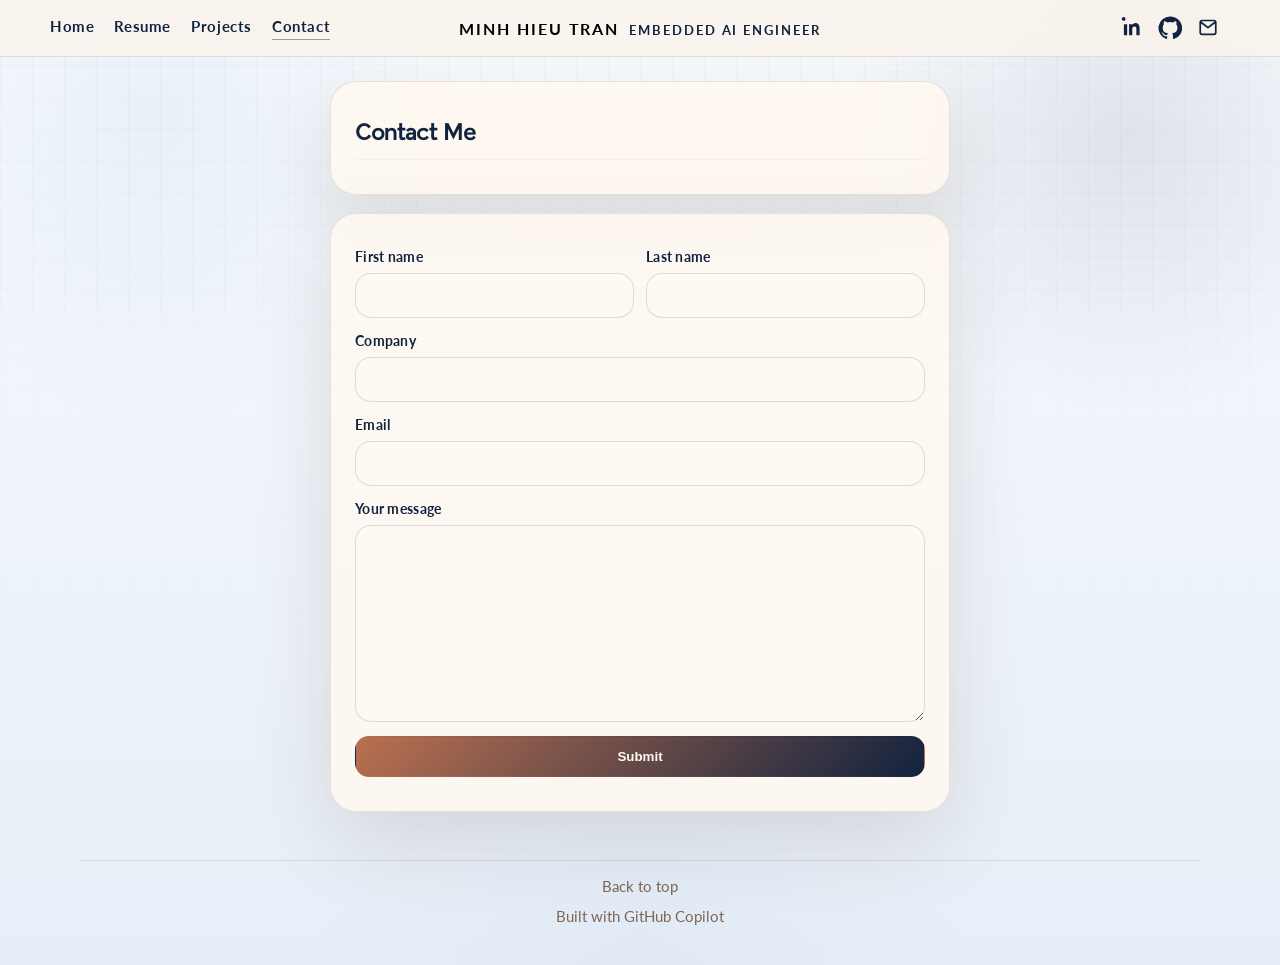
<file: contact.html>
<!DOCTYPE html>
<html lang="en">
<head>
  <meta charset="UTF-8" />
  <meta name="viewport" content="width=device-width, initial-scale=1.0" />
  <title>Contact | Portfolio</title>
  <meta
    name="description"
    content="Contact details and ways to get in touch through the portfolio."
  />
  <link rel="preconnect" href="https://fonts.googleapis.com" />
  <link rel="preconnect" href="https://fonts.gstatic.com" crossorigin />
  <link
    href="https://fonts.googleapis.com/css2?family=Lato:wght@400;700&family=Source+Serif+4:opsz,wght@8..60,400;8..60,600&display=swap"
    rel="stylesheet"
  />
  <link rel="stylesheet" href="styles.css" />
</head>
<body data-page="contact">
  <div id="app"></div>
  <script type="module" src="main.js"></script>
</body>
</html>
</file>
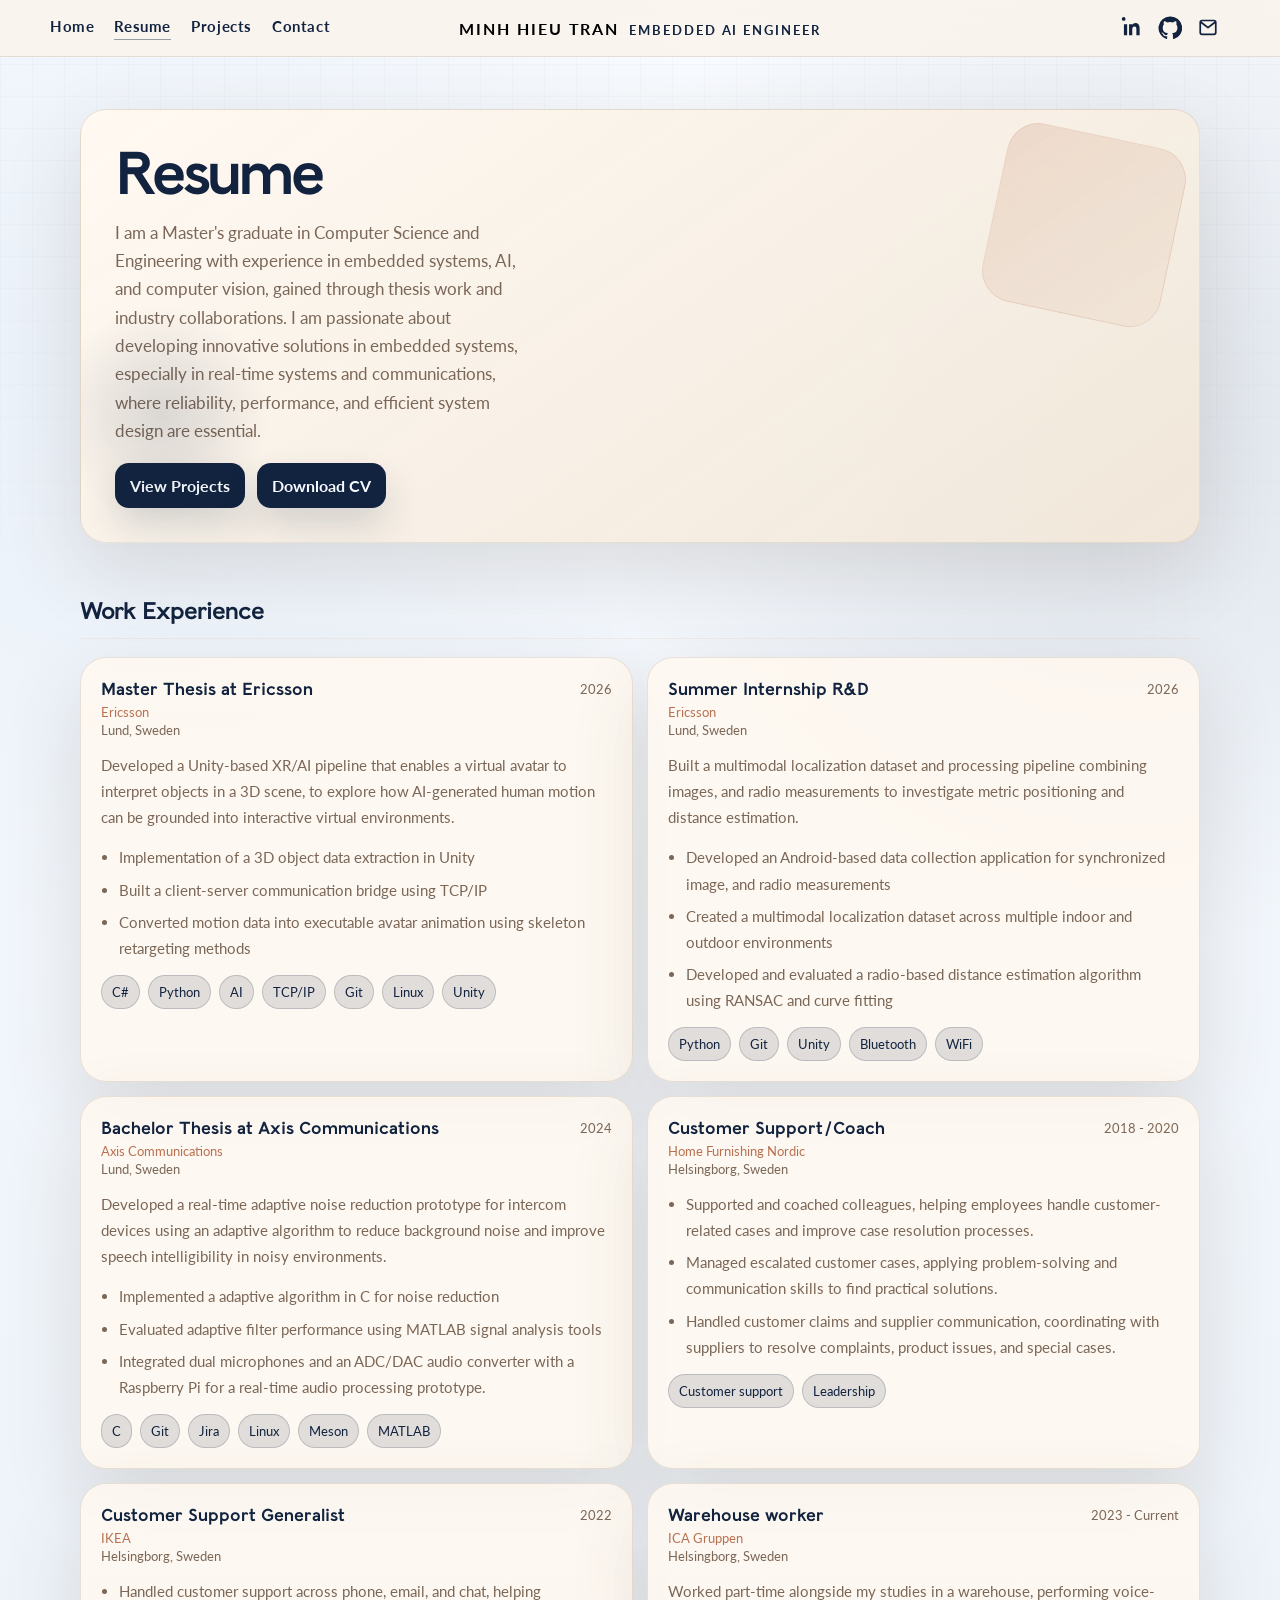
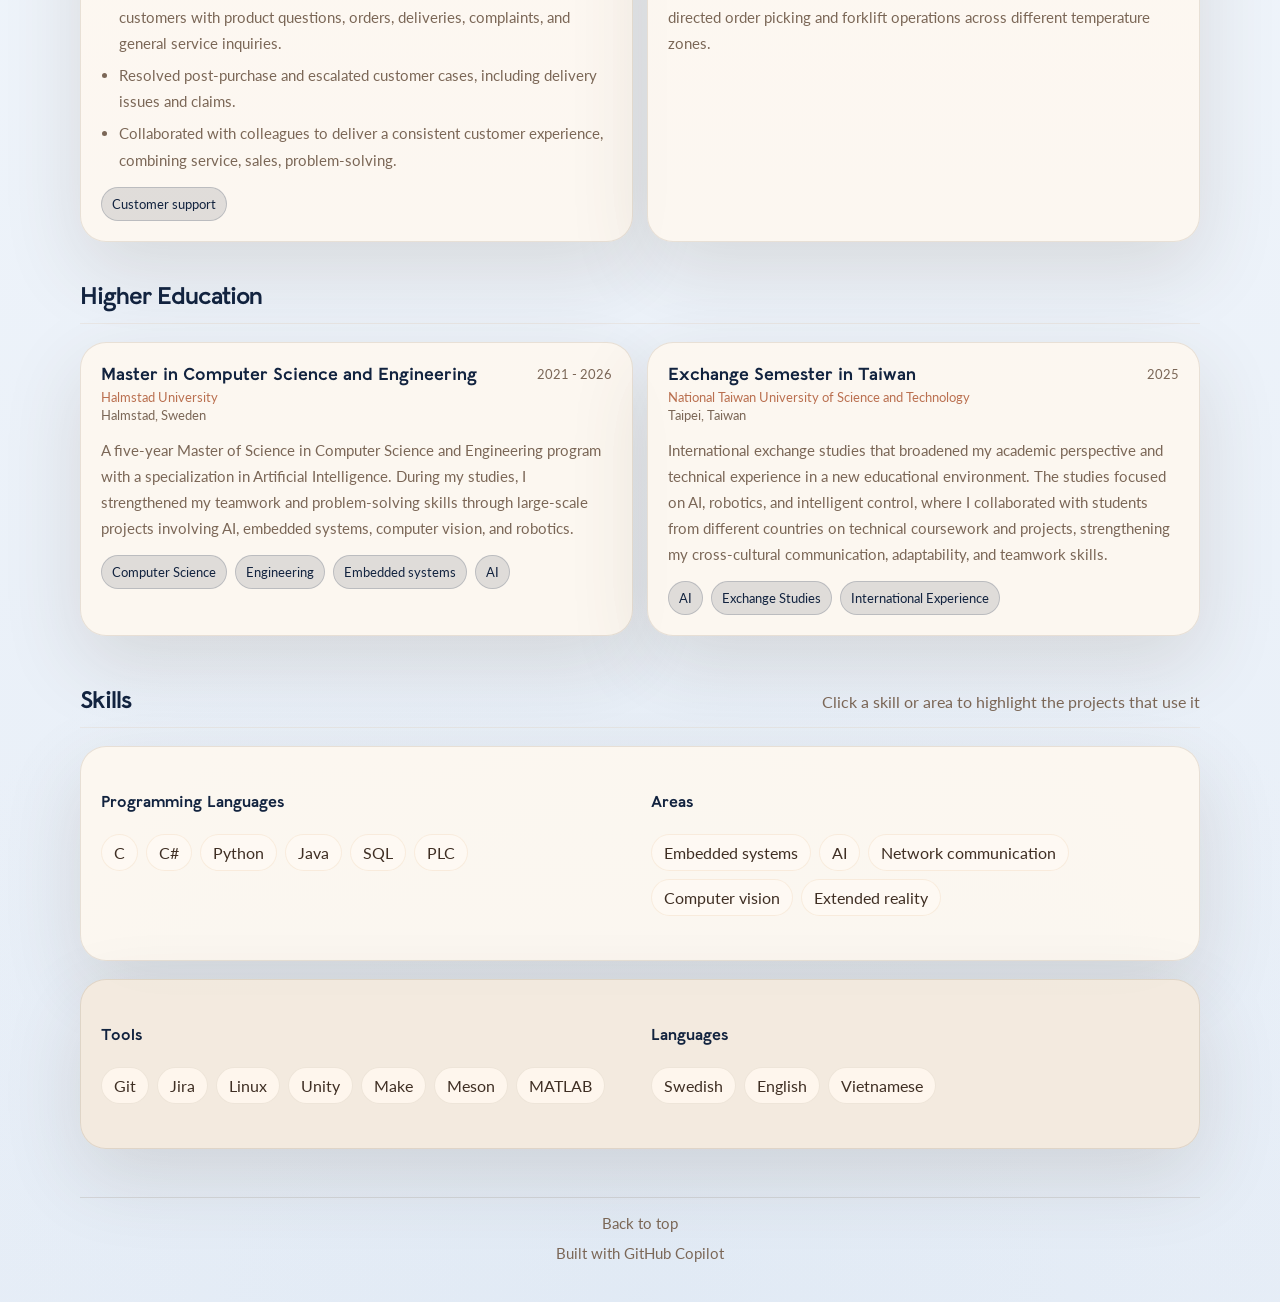
<file: work.html>
<!DOCTYPE html>
<html lang="en">
<head>
  <meta charset="UTF-8" />
  <meta name="viewport" content="width=device-width, initial-scale=1.0" />
  <title>Work Experience | Portfolio</title>
  <meta
    name="description"
    content="Work experience, higher education, and technical strengths in the portfolio."
  />
  <link rel="preconnect" href="https://fonts.googleapis.com" />
  <link rel="preconnect" href="https://fonts.gstatic.com" crossorigin />
  <link
    href="https://fonts.googleapis.com/css2?family=Lato:wght@400;700&family=Source+Serif+4:opsz,wght@8..60,400;8..60,600&display=swap"
    rel="stylesheet"
  />
  <link rel="stylesheet" href="styles.css" />
</head>
<body data-page="work">
  <div id="app"></div>
  <script type="module" src="main.js"></script>
</body>
</html>
</file>
<file: styles.css>
@font-face {
  font-family: 'Lil Grotesk';
  src: url('./assets/lilgrotesk/LilGrotesk-Regular.otf') format('opentype');
  font-weight: 400;
  font-style: normal;
  font-display: swap;
}

@font-face {
  font-family: 'Lil Grotesk';
  src: url('./assets/lilgrotesk/LilGrotesk-Medium.otf') format('opentype');
  font-weight: 500;
  font-style: normal;
  font-display: swap;
}

@font-face {
  font-family: 'Lil Grotesk';
  src: url('./assets/lilgrotesk/LilGrotesk-Bold.otf') format('opentype');
  font-weight: 700;
  font-style: normal;
  font-display: swap;
}

:root {
  --bg: #f6efe5;
  --bg-soft: #eadbc8;
  --panel: rgba(255, 248, 239, 0.84);
  --panel-strong: rgba(244, 234, 221, 0.94);
  --text: #3f2f24;
  --title: #12233f;
  --muted: #7b6757;
  --line: rgba(122, 99, 78, 0.16);
  --accent: #ba7050;
  --accent-2: #12233f;
  --accent-3: #d2ab7a;
  --shadow: 0 28px 80px rgba(88, 64, 42, 0.14);
  --radius: 26px;
  --max: 1120px;
}

* {
  box-sizing: border-box;
}

html {
  scroll-behavior: auto;
}

body {
  margin: 0;
  min-height: 100vh;
  color: var(--text);
  font-family: 'Lato', 'Segoe UI', sans-serif;
  background:
    radial-gradient(circle at 12% 12%, rgba(140, 170, 205, 0.12), transparent 22%),
    radial-gradient(circle at 88% 14%, rgba(18, 35, 63, 0.1), transparent 20%),
    radial-gradient(circle at 50% 100%, rgba(203, 219, 236, 0.22), transparent 28%),
    linear-gradient(180deg, #f8fbff 0%, #f0f5fb 42%, #e7eef7 100%);
  overflow-x: hidden;
}

body::before {
  content: '';
  position: fixed;
  inset: 0;
  pointer-events: none;
  background-image:
    linear-gradient(rgba(18, 35, 63, 0.035) 1px, transparent 1px),
    linear-gradient(90deg, rgba(18, 35, 63, 0.035) 1px, transparent 1px);
  background-size: 32px 32px;
  mask-image: linear-gradient(180deg, rgba(0, 0, 0, 0.7), transparent 78%);
}

body::after {
  content: '';
  position: fixed;
  inset: 0;
  pointer-events: none;
  opacity: 0;
  background: linear-gradient(115deg, transparent 20%, rgba(132, 160, 194, 0.12) 50%, transparent 80%);
  transform: translateX(-16%);
}

a {
  color: inherit;
  text-decoration: none;
}

img {
  display: block;
  max-width: 100%;
}

.wrap {
  width: min(calc(100% - 32px), var(--max));
  margin: 0 auto;
}

.topbar-wrap {
  width: min(calc(100% - 120px), 1280px);
  margin: 0 auto;
  padding: 0;
}

.topbar {
  position: sticky;
  top: 0;
  z-index: 20;
  backdrop-filter: blur(18px);
  background: rgba(250, 243, 235, 0.82);
  border-bottom: 1px solid var(--line);
}

main,
footer {
  transition: opacity 0.32s ease, transform 0.32s cubic-bezier(0.22, 1, 0.36, 1), filter 0.32s ease;
}

body:not(.page-ready) main,
body:not(.page-ready) footer {
  opacity: 0;
  transform: translateY(24px) scale(0.985);
  filter: blur(10px);
}

body.page-ready main,
body.page-ready footer {
  opacity: 1;
  transform: translateY(0) scale(1);
  filter: blur(0);
}

body.page-ready::after {
  animation: page-glow-in 0.7s cubic-bezier(0.22, 1, 0.36, 1);
}

body.page-leaving {
  pointer-events: none;
}

body.page-leaving main,
body.page-leaving footer {
  opacity: 0;
  transform: translateY(-18px) scale(0.985);
  filter: blur(12px);
}

body.page-leaving::after {
  opacity: 1;
  animation: page-glow-out 0.32s ease forwards;
}

.nav {
  position: relative;
  display: flex;
  align-items: center;
  justify-content: flex-start;
  gap: 20px;
  padding: 16px 0;
}

.brand {
  position: absolute;
  left: 50%;
  transform: translateX(-50%);
  display: inline-flex;
  align-items: baseline;
  gap: 10px;
  flex: 0 0 auto;
  color: #000;
  font-size: 1rem;
  font-weight: 700;
  letter-spacing: 0.12em;
  text-transform: uppercase;
  cursor: default;
  user-select: none;
}

.brand span {
  color: var(--accent-2);
  font-size: 0.82rem;
}

.nav-links {
  display: flex;
  flex-wrap: wrap;
  gap: 20px;
  margin-left: -10px;
  padding-right: 0;
}

.social-links {
  display: flex;
  flex-wrap: wrap;
  gap: 14px;
  margin-left: auto;
}

.nav-links a {
  color: var(--title);
  font-family: 'Lato', 'Segoe UI', sans-serif;
  font-size: 0.95rem;
  font-weight: 700;
  letter-spacing: 0.04em;
  padding-bottom: 4px;
  border-bottom: 1px solid transparent;
  transition: color 0.2s ease, border-color 0.2s ease;
}

.social-links a {
  color: var(--title);
  display: inline-flex;
  align-items: center;
  justify-content: center;
  width: 24px;
  height: 24px;
  border-bottom: 1px solid transparent;
  transition: color 0.2s ease, border-color 0.2s ease;
}

.social-links svg {
  width: 100%;
  height: 100%;
  fill: currentColor;
}

.nav-links a:hover {
  color: var(--title);
}

.social-links a:hover {
  color: var(--title);
}

.nav-links a.is-current,
.hero-link.is-current,
.footer-row a.is-current {
  color: var(--title);
  border-color: rgba(18, 35, 63, 0.42);
}

main {
  position: relative;
  z-index: 1;
}

section {
  padding: 24px 0;
}

.hero {
  padding: 52px 0 28px;
}

.hero-grid {
  display: grid;
  grid-template-columns: minmax(0, 1.2fr) minmax(290px, 0.8fr);
  gap: 22px;
  align-items: stretch;
}

.hero-grid--single {
  grid-template-columns: 1fr;
}

.hero-card,
.glass,
.project-card,
.timeline-card,
.contact-card {
  background: var(--panel);
  border: 1px solid var(--line);
  border-radius: var(--radius);
  box-shadow: var(--shadow);
}

.hero-card {
  padding: 34px;
  overflow: hidden;
  position: relative;
  background:
    linear-gradient(145deg, rgba(255, 249, 242, 0.98), rgba(241, 231, 217, 0.94));
}

.hero-card::after {
  content: '';
  position: absolute;
  inset: 24px 24px auto auto;
  width: 180px;
  height: 180px;
  border-radius: 32px;
  background:
    linear-gradient(135deg, rgba(186, 112, 80, 0.18), rgba(210, 171, 122, 0.08));
  border: 1px solid rgba(186, 112, 80, 0.14);
  transform: rotate(12deg);
  pointer-events: none;
}

.hero-card::before {
  content: '';
  position: absolute;
  inset: auto auto 18px -30px;
  width: 220px;
  height: 220px;
  border-radius: 50%;
  background: radial-gradient(circle, rgba(18, 35, 63, 0.14), transparent 70%);
  pointer-events: none;
}

body[data-page='about'] .hero-card::after {
  display: none;
}

.eyebrow {
  display: inline-flex;
  align-items: center;
  gap: 8px;
  margin-bottom: 18px;
  padding: 8px 12px;
  border-radius: 999px;
  color: var(--accent-2);
  font-size: 0.84rem;
  border: 1px solid rgba(210, 171, 122, 0.24);
  background: rgba(210, 171, 122, 0.16);
}

h1,
h2,
h3,
.stat strong,
.project-title {
  font-family: 'Lil Grotesk', 'Segoe UI', sans-serif;
  color: var(--title);
}

h1 {
  margin: 0 0 16px;
  max-width: 11ch;
  font-size: clamp(3rem, 5vw, 5.2rem);
  line-height: 0.92;
  letter-spacing: -0.05em;
}

.hero-intro {
  display: grid;
  grid-template-columns: minmax(180px, 240px) minmax(0, 1fr);
  gap: 22px;
  align-items: stretch;
}

.hero-intro--copy-only {
  grid-template-columns: 1fr;
}

.hero-intro--portrait-right {
  grid-template-columns: minmax(0, 1fr) minmax(320px, 380px);
}

.hero-intro--portrait-right .hero-portrait {
  height: 100%;
  align-content: stretch;
  transform: translateY(-8px);
}

.hero-intro--portrait-right .portrait-frame {
  height: 100%;
  aspect-ratio: auto;
}

.hero-portrait {
  display: grid;
  gap: 12px;
  align-content: start;
}

.portrait-frame {
  position: relative;
  aspect-ratio: 4 / 5;
  overflow: hidden;
  border-radius: 28px;
  border: 1px solid rgba(186, 112, 80, 0.14);
  background:
    linear-gradient(160deg, rgba(186, 112, 80, 0.14), rgba(210, 171, 122, 0.18)),
    linear-gradient(180deg, #f0e2d0 0%, #dbc5ae 100%);
}

.portrait-image {
  width: 100%;
  height: 100%;
  object-fit: cover;
  object-position: center top;
  transform: scale(1.16);
}

.portrait-fallback {
  position: absolute;
  inset: 0;
  display: flex;
  align-items: center;
  justify-content: center;
  color: rgba(63, 47, 36, 0.26);
  font-family: 'Source Serif 4', serif;
  font-size: 3rem;
  font-weight: 600;
}

.portrait-copy {
  display: flex;
  flex-direction: column;
  gap: 4px;
}

.portrait-copy span,
.lead,
.muted-copy,
.section-head p,
.project-card p,
.timeline-card p,
.contact-card p,
.project-active,
footer {
  color: var(--muted);
}

.hero-copy {
  display: flex;
  flex-direction: column;
  gap: 18px;
}

.lead {
  margin: 0;
  max-width: 42ch;
  line-height: 1.7;
  font-size: 1.04rem;
}

.cta-row {
  display: flex;
  flex-wrap: wrap;
  gap: 12px;
  margin-top: auto;
}

.hero-link,
.button {
  display: inline-flex;
  align-items: center;
  justify-content: center;
  gap: 8px;
  border-radius: 14px;
  font-weight: 700;
  transition: transform 0.2s ease, box-shadow 0.2s ease, border-color 0.2s ease, background 0.2s ease;
}

.hero-link {
  padding: 12px 14px;
  border: 1px solid var(--line);
  background: rgba(255, 250, 244, 0.72);
  border-bottom-width: 1px;
}

body[data-page='about'] .hero-link,
body[data-page='work'] .hero-link {
  color: #f8fbff;
  background: var(--accent-2);
  border-color: rgba(18, 35, 63, 0.28);
  box-shadow: 0 18px 36px rgba(18, 35, 63, 0.16);
}

body[data-page='about'] .hero-link:hover,
body[data-page='work'] .hero-link:hover {
  background: #0f1d34;
  border-color: rgba(15, 29, 52, 0.36);
}

.hero-link:hover,
.button:hover,
.project-links a:hover,
.skill-chip:not(.skill-chip--static):hover {
  transform: translateY(-2px);
}

.button {
  padding: 12px 16px;
  border: 1px solid transparent;
}

.button.primary {
  background: linear-gradient(135deg, var(--accent), var(--accent-2));
  color: #fffaf4;
}

.button.secondary {
  background: rgba(255, 250, 244, 0.68);
  border-color: var(--line);
}

.glass {
  display: grid;
  gap: 18px;
  align-content: start;
  padding: 24px;
  background:
    linear-gradient(180deg, rgba(250, 243, 235, 0.98), rgba(238, 228, 214, 0.92));
}

.glass--portrait {
  align-items: stretch;
  padding: 20px;
}

.hero-portrait--aside {
  height: 100%;
}

.hero-portrait--aside .portrait-frame {
  height: 100%;
  min-height: 100%;
}

.stat-grid {
  display: grid;
  grid-template-columns: 1fr 1fr;
  gap: 12px;
}

.stat {
  padding: 14px;
  border-radius: 16px;
  border: 1px solid rgba(216, 165, 109, 0.14);
  background: rgba(255, 250, 244, 0.62);
}

.stat small {
  display: block;
  margin-bottom: 8px;
  color: var(--muted);
}

.stat strong {
  display: block;
  font-size: 1.16rem;
}

.muted-copy {
  margin: 0;
  line-height: 1.7;
}

.section-head {
  display: flex;
  align-items: end;
  justify-content: space-between;
  gap: 20px;
  margin-bottom: 18px;
  padding-bottom: 12px;
  border-bottom: 1px solid rgba(216, 165, 109, 0.12);
}

.section-head--spaced {
  margin-top: 38px;
}

.section-head h2 {
  margin: 0;
  font-size: clamp(1.6rem, 2vw, 2.2rem);
  letter-spacing: -0.04em;
}

.section-head p {
  margin: 0;
  max-width: 58ch;
  line-height: 1.7;
}

.timeline,
.projects {
  display: grid;
  gap: 14px;
}

.timeline {
  grid-template-columns: repeat(3, minmax(0, 1fr));
}

.about-layout {
  display: grid;
  gap: 14px;
  align-items: stretch;
}

.about-gallery-layout {
  display: grid;
  grid-template-columns: repeat(2, minmax(0, 1fr));
  gap: 14px;
  align-items: start;
}

.about-card {
  height: 100%;
}

.about-card p {
  margin: 0;
}

.about-card p + p {
  margin-top: 20px;
}

.about-card--gallery {
  display: grid;
  gap: 18px;
}

.about-gallery-head {
  display: grid;
  gap: 10px;
}

.about-gallery-head h3 {
  margin: 0;
}

.about-gallery-head p {
  margin: 0;
  line-height: 1.7;
}

.about-photo-grid {
  display: grid;
  grid-template-columns: repeat(3, minmax(0, 1fr));
  gap: 12px;
}

.about-photo-grid--mixed {
  grid-template-columns: repeat(2, minmax(0, 1fr));
}

.about-photo {
  min-height: 220px;
  border-radius: 24px;
  overflow: hidden;
  border: 1px solid rgba(18, 35, 63, 0.12);
}

.about-photo--portrait {
  aspect-ratio: 3 / 5;
  min-height: clamp(320px, 34vw, 460px);
}

.about-photo-grid--xr .about-photo--portrait {
  min-height: clamp(280px, 30vw, 400px);
}

.about-photo-grid--taipei .about-photo--portrait {
  min-height: clamp(280px, 30vw, 400px);
}

.about-photo--wide {
  grid-column: 1 / -1;
  aspect-ratio: 16 / 9;
  min-height: 0;
}

.about-photo img {
  width: 100%;
  height: 100%;
  display: block;
  object-fit: cover;
}

.about-photo--wide img {
  object-position: center 42%;
}

.about-photo--placeholder {
  display: flex;
  align-items: end;
  padding: 16px;
  background:
    linear-gradient(180deg, rgba(18, 35, 63, 0.04), rgba(18, 35, 63, 0.14)),
    linear-gradient(145deg, rgba(255, 249, 242, 0.98), rgba(231, 221, 207, 0.94));
}

.about-photo--placeholder span {
  color: var(--title);
  font-family: 'Lil Grotesk', 'Segoe UI', sans-serif;
  font-size: 0.92rem;
  font-weight: 700;
}

.projects {
  grid-template-columns: repeat(2, minmax(0, 1fr));
}

.timeline-card,
.contact-card,
.project-card {
  padding: 20px;
}

.timeline-card h3,
.contact-card h3,
.skill-group h3 {
  margin: 0 0 10px;
  font-size: 1.05rem;
}

.timeline-card p,
.contact-card p,
.project-card p {
  margin: 0;
  line-height: 1.7;
  font-size: 0.96rem;
}

.project-copy-summary {
  color: var(--muted);
}

.project-copy-list {
  margin: 0;
  padding-left: 18px;
  color: var(--muted);
}

.project-copy-list li {
  line-height: 1.7;
  font-size: 0.96rem;
}

.project-copy-list li + li {
  margin-top: 6px;
}

.project-card {
  display: flex;
  flex-direction: column;
  gap: 14px;
  min-height: 240px;
  transition: opacity 0.2s ease, transform 0.2s ease, box-shadow 0.2s ease, border-color 0.2s ease;
}

.projects--linear {
  position: relative;
  grid-template-columns: 1fr;
  gap: 24px;
  padding-left: 28px;
}

.projects--linear::before {
  content: '';
  position: absolute;
  top: 6px;
  bottom: 6px;
  left: 8px;
  width: 1px;
  background: linear-gradient(180deg, rgba(18, 35, 63, 0.28), rgba(18, 35, 63, 0.08));
}

.project-card--feature {
  position: relative;
  min-height: unset;
  overflow: visible;
}

.project-card--feature::before {
  content: '';
  position: absolute;
  top: 28px;
  left: -28px;
  width: 14px;
  height: 14px;
  border-radius: 50%;
  background: var(--title);
  box-shadow: 0 0 0 6px rgba(18, 35, 63, 0.08);
}

.project-feature-layout {
  display: grid;
  grid-template-columns: minmax(0, 1.2fr) minmax(280px, 0.8fr);
  gap: 24px;
  align-items: stretch;
}

.project-feature-copy {
  display: flex;
  flex-direction: column;
  gap: 14px;
}

.project-media {
  min-height: 240px;
  overflow: hidden;
  border-radius: 20px;
  border: 1px solid rgba(18, 35, 63, 0.14);
  background: linear-gradient(160deg, rgba(18, 35, 63, 0.08), rgba(255, 249, 242, 0.96));
}

.project-media img,
.project-media video {
  width: 100%;
  height: 100%;
  object-fit: cover;
}

.project-media--placeholder {
  display: grid;
  place-items: center;
  gap: 8px;
  padding: 24px;
  text-align: center;
  color: var(--title);
  background:
    linear-gradient(145deg, rgba(18, 35, 63, 0.08), rgba(255, 250, 244, 0.96)),
    linear-gradient(180deg, rgba(250, 243, 235, 0.98), rgba(238, 228, 214, 0.92));
}

.project-media--placeholder strong {
  font-size: 1rem;
}

.project-media--placeholder span {
  color: var(--muted);
  font-size: 0.9rem;
}

.project-top {
  display: flex;
  align-items: start;
  justify-content: space-between;
  gap: 16px;
}

.project-title {
  margin: 0;
  font-size: 1.16rem;
}

.project-kind {
  margin-top: 4px;
  color: var(--accent);
  font-size: 0.84rem;
}

.project-location {
  margin-top: 2px;
  color: var(--muted);
  font-size: 0.8rem;
}

.project-active {
  padding-top: 3px;
  white-space: nowrap;
  font-size: 0.82rem;
}

.meta,
.skill-list,
.contact-actions,
.project-links {
  display: flex;
  flex-wrap: wrap;
  gap: 8px;
}

.meta span,
.skill-chip {
  border-radius: 999px;
  font-size: 0.84rem;
}

.meta span {
  padding: 8px 10px;
  color: var(--accent-2);
  background: rgba(18, 35, 63, 0.12);
  border: 1px solid rgba(18, 35, 63, 0.18);
}

.project-links {
  margin-top: auto;
}

.project-links a,
.project-link {
  padding: 10px 12px;
  border-radius: 12px;
  font-weight: 700;
  border: 1px solid var(--line);
  background: rgba(255, 250, 244, 0.72);
  display: inline-flex;
  align-items: center;
  justify-content: center;
  transition: transform 0.2s ease, border-color 0.2s ease, background 0.2s ease;
}

.project-link--pending {
  cursor: default;
}

.project-links--primary {
  margin-top: 4px;
}

.project-links--primary a,
.project-links--primary .project-link {
  min-width: 132px;
  background: var(--title);
  color: #fffaf4;
  border-color: var(--title);
}

.project-links--primary a:hover {
  background: #0e1b31;
  border-color: #0e1b31;
}

.skill-card {
  display: grid;
  gap: 16px;
}

#skillsGrid {
  display: grid;
  gap: 18px;
}

.skill-card--full {
  grid-template-columns: repeat(2, minmax(0, 1fr));
  gap: 22px;
}

.skill-card--static-block {
  background: var(--panel-strong);
}

.skill-group {
  display: grid;
  gap: 12px;
  align-content: start;
}

.skill-chip {
  appearance: none;
  cursor: pointer;
  padding: 8px 12px;
  border: 1px solid rgba(216, 165, 109, 0.16);
  background: rgba(255, 250, 244, 0.72);
  color: var(--text);
  font: inherit;
  transition: transform 0.2s ease, box-shadow 0.2s ease, border-color 0.2s ease, background 0.2s ease, color 0.2s ease;
}

.skill-chip--static {
  cursor: default;
  background: rgba(255, 248, 239, 0.86);
  border-color: rgba(122, 99, 78, 0.12);
}

.skill-chip.is-active {
  color: #fffaf4;
  background: linear-gradient(135deg, var(--accent), var(--accent-2));
  border-color: rgba(186, 112, 80, 0.4);
  box-shadow: 0 10px 24px rgba(186, 112, 80, 0.18);
}

.project-card.is-muted {
  opacity: 0.34;
  transform: scale(0.985);
}

.project-card.is-highlighted {
  border-color: rgba(186, 112, 80, 0.34);
  box-shadow: 0 24px 56px rgba(88, 64, 42, 0.18);
}

.contact-grid {
  display: grid;
  grid-template-columns: 1fr;
  gap: 18px;
}

.contact-card--wide {
  display: flex;
  align-items: center;
  justify-content: space-between;
  gap: 16px;
}

.contact-card--intro,
.contact-card--form {
  padding: 34px 24px;
  width: min(100%, 620px);
  margin: 0 auto;
}

.section-head--contact {
  margin-bottom: 0;
}

.contact-success {
  margin: 14px 0 0;
  color: var(--title);
  font-size: 0.96rem;
  line-height: 1.6;
}

.contact-form {
  display: grid;
  gap: 14px;
}

.contact-form-grid {
  display: grid;
  grid-template-columns: repeat(2, minmax(0, 1fr));
  gap: 12px;
}

.contact-field {
  display: grid;
  gap: 8px;
}

.contact-field span {
  color: var(--title);
  font-size: 0.88rem;
  font-weight: 700;
  letter-spacing: 0.02em;
}

.contact-field input,
.contact-field textarea {
  width: 100%;
  padding: 12px 14px;
  border: 1px solid rgba(18, 35, 63, 0.14);
  border-radius: 16px;
  background: rgba(255, 250, 244, 0.74);
  color: var(--text);
  font: inherit;
  resize: vertical;
}

.contact-field input:focus,
.contact-field textarea:focus {
  outline: none;
  border-color: rgba(18, 35, 63, 0.34);
  box-shadow: 0 0 0 3px rgba(18, 35, 63, 0.08);
}

footer {
  padding: 24px 0 40px;
  font-size: 0.92rem;
}

.footer-row {
  display: flex;
  flex-direction: column;
  align-items: center;
  justify-content: center;
  gap: 12px;
  flex-wrap: wrap;
  border-top: 1px solid var(--line);
  padding-top: 16px;
}

.footer-note {
  margin: 0;
  color: var(--muted);
  text-align: center;
}

@keyframes page-glow-in {
  0% {
    opacity: 0;
    transform: translateX(-24%);
  }

  35% {
    opacity: 1;
  }

  100% {
    opacity: 0;
    transform: translateX(18%);
  }
}

@keyframes page-glow-out {
  0% {
    opacity: 0;
    transform: translateX(-8%);
  }

  100% {
    opacity: 1;
    transform: translateX(10%);
  }
}

@media (max-width: 920px) {
  .hero-grid,
  .projects,
  .timeline,
  .skill-card--full,
  .about-layout,
  .about-gallery-layout,
  .about-photo-grid {
    grid-template-columns: 1fr;
  }

  .about-photo--wide {
    grid-column: auto;
  }

  .contact-grid,
  .contact-form-grid,
  .project-feature-layout {
    grid-template-columns: 1fr;
  }

  .hero {
    padding-top: 36px;
  }

  .hero-card,
  .glass,
  .contact-card--wide {
    padding: 24px;
  }

  .hero-intro {
    grid-template-columns: 1fr;
  }

  h1 {
    max-width: none;
  }
}

@media (max-width: 640px) {
  .topbar-wrap {
    padding: 0 40px 0 36px;
  }

  .wrap {
    width: min(calc(100% - 20px), var(--max));
  }

  .nav,
  .section-head,
  .contact-card--wide {
    flex-direction: column;
    align-items: start;
  }

  .brand {
    position: static;
    left: auto;
    transform: none;
  }

  .nav-links {
    margin-left: 0;
  }

  .social-links {
    margin-left: 0;
  }

  .stat-grid {
    grid-template-columns: 1fr;
  }

  .projects--linear {
    padding-left: 20px;
  }

  .project-card--feature::before {
    left: -20px;
  }

  .hero-card,
  .glass,
  .project-card,
  .timeline-card,
  .contact-card {
    border-radius: 18px;
  }

  .hero-portrait {
    width: min(100%, 220px);
  }
}
</file>
